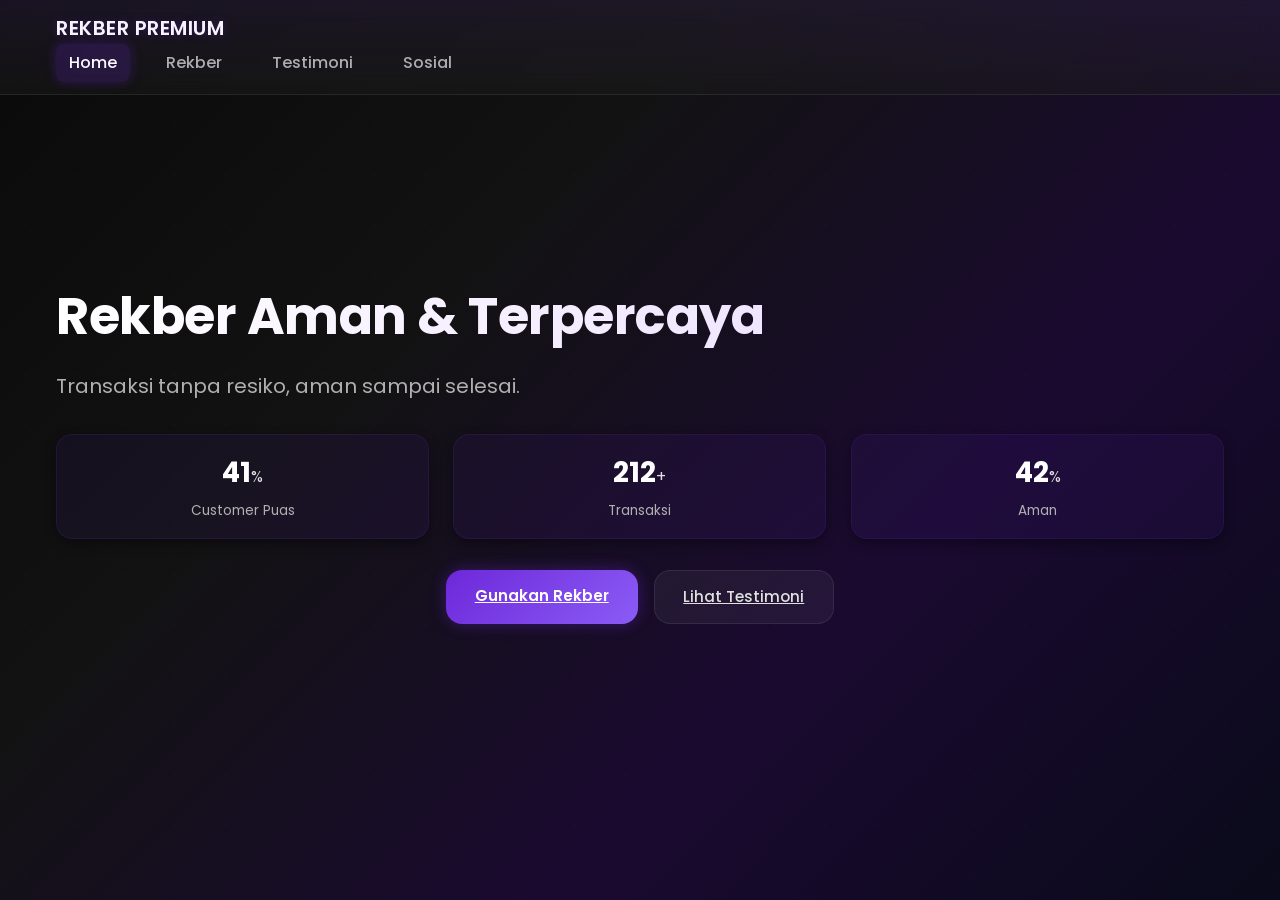
<file: index.html>
<!DOCTYPE html>
<html lang="id">
<head>
  <meta charset="UTF-8" />
  <meta name="viewport" content="width=device-width, initial-scale=1.0" />
  <title>Rekber Premium - Jual Beli Akun Game Aman</title>
  <link rel="stylesheet" href="style.css" />
  <link
    href="https://fonts.googleapis.com/css2?family=Poppins:wght@300;400;500;600;700&display=swap"
    rel="stylesheet"
  />
</head>

<body>
<header class="glass-navbar">
  <div class="container">
    <div class="logo">REKBER PREMIUM</div>
    <nav class="nav-menu">
      <!-- PASTIKAN href benar -->
      <a href="index.html" class="nav-link active">Home</a>
      <a href="rekber.html" class="nav-link">Rekber</a>
      <a href="testi.html" class="nav-link">Testimoni</a>
      <a href="sosial.html" class="nav-link">Sosial</a>
    </nav>
  </div>
</header>

  <section class="hero">
    <div class="hero-bg">
      <div class="hero-gradient"></div>
      <div class="hero-particles" aria-hidden="true"></div>
    </div>

    <div class="container">
      <div class="hero-content js-scroll">
        <h1 class="hero-title">Rekber Aman & Terpercaya</h1>
        <p class="hero-subtitle">
          Transaksi tanpa resiko, aman sampai selesai.
        </p>

        <div class="trust-stats">
          <div class="stat js-scroll" data-delay="0">
            <span class="stat-number" data-target="98">0</span>%
            <span class="stat-label">Customer Puas</span>
          </div>
          <div class="stat js-scroll" data-delay="200">
            <span class="stat-number" data-target="500">0</span>+
            <span class="stat-label">Transaksi</span>
          </div>
          <div class="stat js-scroll" data-delay="400">
            <span class="stat-number" data-target="100">0</span>%
            <span class="stat-label">Aman</span>
          </div>
        </div>

        <div class="hero-buttons js-scroll" data-delay="600">
          <a href="rekber.html" class="btn-primary">Gunakan Rekber</a>
          <a href="testi.html" class="btn-secondary">Lihat Testimoni</a>
        </div>
      </div>
    </div>
  </section>

  <script src="script.js"></script>
</body>
</html>
</file>
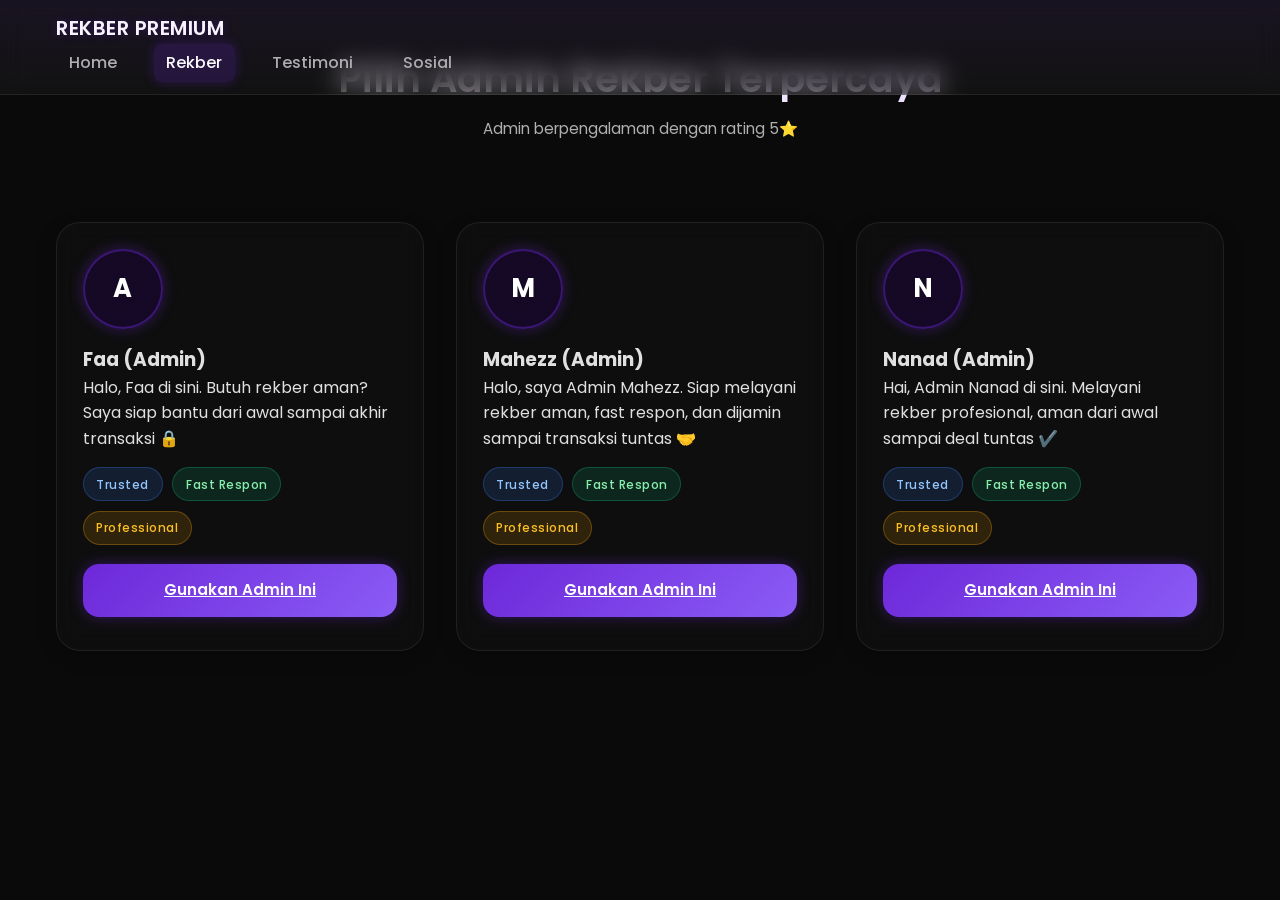
<file: rekber.html>
<!DOCTYPE html>
<html lang="id">
<head>
  <meta charset="UTF-8">
  <meta name="viewport" content="width=device-width, initial-scale=1.0">
  <title>Admin Rekber - Rekber Premium</title>
  <link rel="stylesheet" href="style.css">
  <link href="https://fonts.googleapis.com/css2?family=Poppins:wght@300;400;500;600;700&display=swap" rel="stylesheet">
</head>
<body>
  <header class="glass-navbar">
    <div class="container">
      <div class="logo">REKBER PREMIUM</div>
      <nav class="nav-menu">
        <a href="index.html" class="nav-link">Home</a>
        <a href="rekber.html" class="nav-link active">Rekber</a>
        <a href="testi.html" class="nav-link">Testimoni</a>
        <a href="sosial.html" class="nav-link">Sosial</a>
      </nav>
    </div>
  </header>

  <section class="rekber-header">
    <div class="container">
      <h1 class="section-title">Pilih Admin Rekber Terpercaya</h1>
      <p class="section-subtitle">Admin berpengalaman dengan rating 5⭐</p>
    </div>
  </section>

  <section class="admin-grid">
    <div class="container">
      <!-- ADMIN 1 -->
      <div class="admin-card js-scroll" data-delay="0">
        <div class="admin-avatar">
          <div class="avatar-placeholder">A</div>
        </div>
        <h3>Faa (Admin)</h3>
        <p>Halo, Faa di sini. Butuh rekber aman? Saya siap bantu dari awal sampai akhir transaksi 🔒</p>
        <div class="badges">
          <span class="badge trusted">Trusted</span>
          <span class="badge fast">Fast Respon</span>
          <span class="badge pro">Professional</span>
        </div>
        <a href="https://wa.me/6285692940673" class="btn-primary btn-admin full-width">Gunakan Admin Ini</a>
      </div>

      <!-- ADMIN 2 -->
      <div class="admin-card js-scroll" data-delay="200">
        <div class="admin-avatar">
          <div class="avatar-placeholder">M</div>
        </div>
        <h3>Mahezz (Admin)</h3>
        <p>Halo, saya Admin Mahezz. Siap melayani rekber aman, fast respon, dan dijamin sampai transaksi tuntas 🤝</p>
        <div class="badges">
          <span class="badge trusted">Trusted</span>
          <span class="badge fast">Fast Respon</span>
          <span class="badge pro">Professional</span>
        </div>
        <a href="https://wa.me/6285947588023" class="btn-primary btn-admin full-width">Gunakan Admin Ini</a>
      </div>

      <!-- ADMIN 3 -->
      <div class="admin-card js-scroll" data-delay="400">
        <div class="admin-avatar">
          <div class="avatar-placeholder">N</div>
        </div>
        <h3>Nanad (Admin)</h3>
        <p>Hai, Admin Nanad di sini. Melayani rekber profesional, aman dari awal sampai deal tuntas ✔️</p>
        <div class="badges">
          <span class="badge trusted">Trusted</span>
          <span class="badge fast">Fast Respon</span>
          <span class="badge pro">Professional</span>
        </div>
        <a href="https://wa.me/6289502185050" class="btn-primary btn-admin full-width">Gunakan Admin Ini</a>
      </div>
    </div>
  </section>

<script src="script.js"></script>
</body>
</html>
</file>
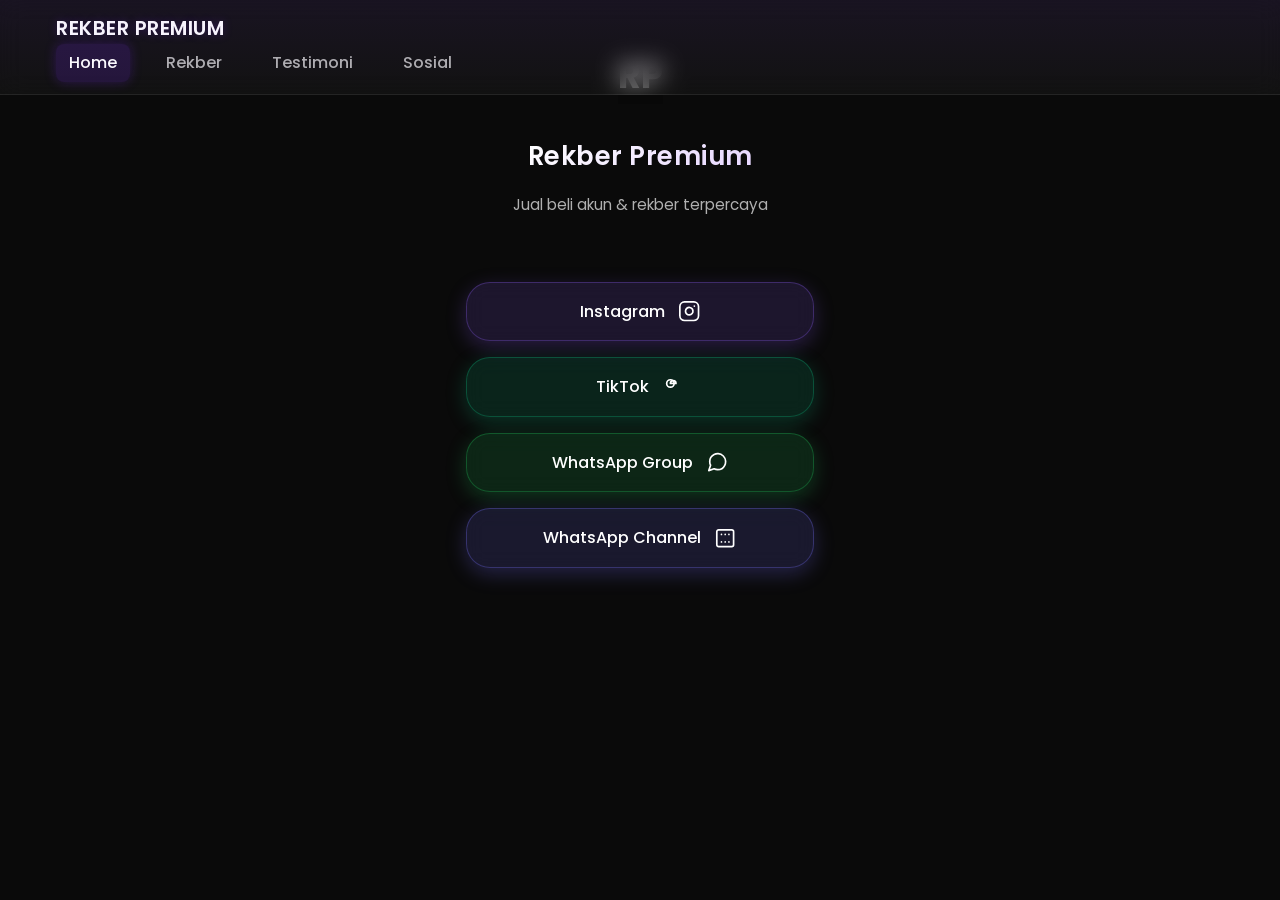
<file: sosial.html>
<!DOCTYPE html>
<html lang="id">
<head>
  <meta charset="UTF-8" />
  <meta name="viewport" content="width=device-width, initial-scale=1.0" />
  <title>Sosial - Rekber Premium</title>
  <link rel="stylesheet" href="style.css" />
  <link
    href="https://fonts.googleapis.com/css2?family=Poppins:wght@300;400;500;600;700&display=swap"
    rel="stylesheet"
  />
</head>
<body>
<header class="glass-navbar">
  <div class="container">
    <div class="logo">REKBER PREMIUM</div>
    <nav class="nav-menu">
      <!-- PASTIKAN href benar -->
      <a href="index.html" class="nav-link active">Home</a>
      <a href="rekber.html" class="nav-link">Rekber</a>
      <a href="testi.html" class="nav-link">Testimoni</a>
      <a href="sosial.html" class="nav-link">Sosial</a>
    </nav>
  </div>
</header>

  <section class="profile">
    <div class="container">
      <div class="profile-avatar">
        <div
          class="avatar-placeholder large"
          role="img"
          aria-label="Logo Rekber Premium"
        >
          RP
        </div>
      </div>
      <h1>Rekber Premium</h1>
      <p>Jual beli akun & rekber terpercaya</p>
    </div>
  </section>

  <section class="links">
    <div class="container">
      <a
        href="https://www.instagram.com/jb.falam?igsh=aWY1b2h4NHprZm00"
        target="_blank"
        rel="noopener noreferrer"
        class="link-btn instagram"
      >
        <span>Instagram</span>
        <svg
          class="icon"
          viewBox="0 0 24 24"
          fill="none"
          stroke="currentColor"
          stroke-width="1.8"
        >
          <rect width="20" height="20" x="2" y="2" rx="5" ry="5"></rect>
          <path
            d="M16 11.37A4 4 0 1 1 12.63 8 4 4 0 0 1 16 11.37z"
          ></path>
          <line x1="17.5" y1="6.5" x2="17.51" y2="6.5"></line>
        </svg>
      </a>

      <a
        href="https://www.tiktok.com/@jb.falam?_r=1&_t=ZS-954dBGpe1Fn"
        target="_blank"
        rel="noopener noreferrer"
        class="link-btn tiktok"
      >
        <span>TikTok</span>
        <svg
          class="icon"
          viewBox="0 0 24 24"
          fill="none"
          stroke="currentColor"
          stroke-width="1.8"
        >
          <path
            d="M9 12a4 4 0 1 0 0-8 4 4 0 0 0 0 8z"
          ></path>
          <path
            d="M15 8c0-1.66-1.34-3-3-3s-3 1.34-3 3h6z"
          ></path>
        </svg>
      </a>

      <a
        href="https://chat.whatsapp.com/JutEojxtuyk7bWWlkRCWZS?mode=gi_t"
        target="_blank"
        rel="noopener noreferrer"
        class="link-btn whatsapp"
      >
        <span>WhatsApp Group</span>
        <svg
          class="icon"
          viewBox="0 0 24 24"
          fill="none"
          stroke="currentColor"
          stroke-width="1.8"
        >
          <path
            d="M21 11.5a8.38 8.38 0 0 1-.9 3.8 8.5 8.5 0 0 1-7.6 4.7 8.38 8.38 0 0 1-3.8-.9L3 21l1.9-5.8a8.38 8.38 0 0 1-.9-3.8 8.5 8.5 0 0 1 4.7-7.6 8.38 8.38 0 0 1 3.8-.9h.5a8.48 8.48 0 0 1 8 8v.5z"
          ></path>
        </svg>
      </a>

      <a
        href="https://whatsapp.com/channel/0029VbBRQASHgZWkzzuOzH3r"
        target="_blank"
        rel="noopener noreferrer"
        class="link-btn whatsapp-group"
      >
        <span>WhatsApp Channel</span>
        <svg
          class="icon"
          viewBox="0 0 24 24"
          fill="none"
          stroke="currentColor"
          stroke-width="1.8"
        >
          <rect width="18" height="18" x="3" y="3" rx="2" ry="2"></rect>
          <path
            d="M16 8h.01M16 16h.01M12 8h.01M12 16h.01M8 8h.01M8 16h.01"
          ></path>
        </svg>
      </a>
    </div>
  </section>

  <script src="script.js"></script>
</body>
</html>
</file>
<file: style.css>
/* ===== BASE & FONT ===== */
:root {
  --bg: #0a0a0a;
  --primary: #6d28d9;
  --primary-light: #8b5cf6;
  --primary-dark: #5b21b6;
  --text: #e0e0e0;
  --text-light: #b0b0b0;
  --card-bg: rgba(20, 20, 20, 0.6);
  --glass-bg: rgba(30, 30, 30, 0.45);
  --shadow: rgba(0, 0, 0, 0.4);
  --shadow-light: rgba(109, 40, 217, 0.1);
  --border: rgba(255, 255, 255, 0.08);
  --btn-transition: 0.35s ease;
  --anim-speed: 0.5s;
}

*,
*::before,
*::after {
  box-sizing: border-box;
  margin: 0;
  padding: 0;
}

html {
  scroll-behavior: smooth;
}

body {
  font-family: "Poppins", -apple-system, BlinkMacSystemFont, "Segoe UI", sans-serif;
  background-color: var(--bg);
  color: var(--text);
  line-height: 1.6;
  overflow-x: hidden;
}

/* ===== UTILITY ===== */
.container {
  width: min(100% - 2rem, 1200px);
  margin-inline: auto;
  padding-inline: 1rem;
}

/* ===== GLASS NAVBAR ===== */
.glass-navbar {
  position: fixed;
  top: 0;
  left: 0;
  right: 0;
  z-index: 1000;
  padding: 0.75rem 0;
  background: var(--glass-bg);
  backdrop-filter: blur(12px);
  -webkit-backdrop-filter: blur(12px);
  border-bottom: 1px solid var(--border);
  transition: background 0.3s ease, box-shadow 0.3s ease;
}

.glass-navbar::before {
  content: "";
  position: absolute;
  inset: 0;
  background: linear-gradient(
    180deg,
    rgba(109, 40, 217, 0.08),
    transparent
  );
  border-radius: inherit;
  pointer-events: none;
}

.logo {
  font-weight: 600;
  font-size: 1.25rem;
  color: #ffffff;
  letter-spacing: 0.5px;
  text-shadow: 0 0 10px rgba(109, 40, 217, 0.3);
}

.nav-menu {
  display: flex;
  gap: 1.5rem;
}

.nav-link {
  color: var(--text-light);
  text-decoration: none;
  font-size: 0.95rem;
  font-weight: 500;
  padding: 0.4rem 0.8rem;
  border-radius: 0.5rem;
  transition: color 0.3s ease, background 0.3s ease, box-shadow 0.3s ease;
}

.nav-link:hover,
.nav-link.active {
  color: #ffffff;
  background: rgba(109, 40, 217, 0.2);
  box-shadow: 0 0 12px rgba(109, 40, 217, 0.3);
}

/* ===== HERO SECTION ===== */
.hero {
  position: relative;
  min-height: 100vh;
  display: flex;
  align-items: center;
  overflow: hidden;
}

.hero-bg {
  position: absolute;
  inset: 0;
  z-index: -1;
}

.hero-gradient {
  position: absolute;
  inset: 0;
  background: linear-gradient(
    135deg,
    #0a0a0a,
    #121212,
    #1a0a30,
    #0a0a1a
  );
  animation: slowGradient 12s ease-in-out infinite alternate;
}

.hero-particles {
  position: absolute;
  inset: 0;
  background-image: radial-gradient(
    rgba(109, 40, 217, 0.1) 1px,
    transparent 1px
  );
  background-size: 50px 50px;
  animation: floatParticles 6s linear infinite;
  opacity: 0.4;
}

.hero-content {
  opacity: 0;
  transform: translateY(20px);
  animation: fadeInUp 0.8s ease forwards;
}

.hero-title {
  font-size: clamp(2.2rem, 5vw, 3.5rem);
  font-weight: 700;
  letter-spacing: -0.5px;
  margin-bottom: 0.75rem;
  background: linear-gradient(90deg, #ffffff, #e6d5ff);
  -webkit-background-clip: text;
  -webkit-text-fill-color: transparent;
  background-clip: text;
}

.hero-subtitle {
  font-size: clamp(1rem, 2.5vw, 1.25rem);
  color: var(--text-light);
  margin-bottom: 2rem;
}

/* ===== TRUST STATS ===== */
.trust-stats {
  display: flex;
  flex-wrap: wrap;
  gap: 1.5rem;
  margin-bottom: 2rem;
}

.stat {
  flex: 1 1 120px;
  padding: 1rem;
  background: rgba(109, 40, 217, 0.08);
  border: 1px solid rgba(109, 40, 217, 0.15);
  border-radius: 1rem;
  box-shadow: 0 4px 12px var(--shadow);
  text-align: center;
}

.stat-number {
  font-size: 1.75rem;
  font-weight: 700;
  color: #ffffff;
}

.stat-label {
  display: block;
  font-size: 0.85rem;
  color: var(--text-light);
  margin-top: 0.25rem;
}

/* ===== HERO BUTTONS ===== */
.hero-buttons {
  display: flex;
  flex-wrap: wrap;
  gap: 1rem;
  justify-content: center;
  opacity: 0;
  transform: translateY(10px);
  animation: fadeInUp 0.8s ease 0.4s forwards;
}

.btn-primary {
  padding: 0.9rem 1.8rem;
  background: linear-gradient(135deg, var(--primary), var(--primary-light));
  color: #ffffff;
  border: none;
  border-radius: 1rem;
  font-weight: 600;
  font-size: 0.95rem;
  cursor: pointer;
  transition: transform var(--btn-transition), box-shadow var(--btn-transition),
    opacity 0.3s ease;
  box-shadow: 0 0 15px rgba(109, 40, 217, 0.4);
  position: relative;
  overflow: hidden;
}

.btn-primary::before {
  content: "";
  position: absolute;
  inset: 0;
  background: linear-gradient(
    135deg,
    rgba(255, 255, 255, 0.1),
    transparent
  );
  opacity: 0;
  transition: opacity 0.3s ease;
}

.btn-primary:hover {
  transform: scale(1.04);
  box-shadow: 0 0 20px rgba(109, 40, 217, 0.6);
  z-index: 5;
}

.btn-primary:hover::before {
  opacity: 1;
}

.btn-secondary {
  padding: 0.85rem 1.8rem;
  background: rgba(255, 255, 255, 0.05);
  color: var(--text);
  border: 1px solid var(--border);
  border-radius: 1rem;
  font-weight: 500;
  font-size: 0.95rem;
  cursor: pointer;
  transition: transform var(--btn-transition), background 0.3s ease,
    box-shadow var(--btn-transition);
}

.btn-secondary:hover {
  transform: scale(1.03);
  background: rgba(255, 255, 255, 0.1);
  box-shadow: 0 0 16px rgba(109, 40, 217, 0.35);
}

/* ===== GLOBAL ANIMATIONS ===== */
@keyframes fadeInUp {
  to {
    opacity: 1;
    transform: translateY(0);
  }
}

@keyframes slowGradient {
  0% {
    background-position: 0% 50%;
  }
  100% {
    background-position: 100% 50%;
  }
}

@keyframes floatParticles {
  0% {
    background-position: 0 0;
  }
  100% {
    background-position: 50px 50px;
  }
}

.js-scroll {
  opacity: 0;
  transform: translateY(20px);
  will-change: opacity, transform;
  transition: opacity 0.7s ease, transform 0.7s ease;
}

.js-scroll.is-visible {
  opacity: 1;
  transform: translateY(0);
}

/* ================= TESTIMONI – MASONRY GALLERY ================= */
.masonry-gallery {
  padding-block: 3rem 2rem;
}

.masonry-gallery .container {
  display: grid;
  grid-template-columns: repeat(auto-fit, minmax(240px, 1fr));
  grid-auto-rows: 180px;
  grid-gap: 1rem;
  gap: 1rem;
  place-content: center;
}

.gallery-item {
  position: relative;
  overflow: hidden;
  border-radius: 1.25rem;
  background: linear-gradient(135deg, #1a0b2e, #1a0a30);
  box-shadow: 0 4px 14px rgba(0, 0, 0, 0.25);
  transition: transform 0.4s ease, box-shadow 0.4s ease;
}

.gallery-item:hover {
  transform: translateY(-6px);
  box-shadow: 0 10px 24px rgba(109, 40, 217, 0.35);
}

.gallery-item::before {
  content: "";
  position: absolute;
  inset: 0;
  background-image: url("https://source.unsplash.com/random/400x400/?gaming,chat");
  background-size: cover;
  background-position: center;
  filter: brightness(0.7);
  transition: filter 0.4s ease;
}

.gallery-item:hover::before {
  filter: brightness(0.5) scale(1.05);
}

.gallery-overlay {
  position: absolute;
  inset: 0;
  padding: 1rem;
  display: flex;
  align-items: center;
  justify-content: center;
  background: linear-gradient(
    rgba(10, 10, 10, 0.7),
    rgba(10, 10, 10, 0)
  );
  color: #ffffff;
  font-size: 0.95rem;
  text-align: center;
  opacity: 0;
  transform: translateY(10px);
  transition: opacity 0.5s ease, transform 0.5s ease;
  pointer-events: none;
}

.gallery-item:hover .gallery-overlay {
  opacity: 1;
  transform: translateY(0);
}

.masonry-gallery .js-scroll {
  opacity: 0;
  transform: translateY(20px);
  transition: opacity 0.6s ease, transform 0.6s ease;
}

.masonry-gallery .js-scroll.is-visible {
  opacity: 1;
  transform: translateY(0);
}

.testi89 h {
  font-size: 1.6rem;
  font-weight: 600;
  letter-spacing: 0.5px;
  background: linear-gradient(135deg, #ffffff, #e6d5ff);
  -webkit-background-clip: text;
  -webkit-text-fill-color: transparent;
  background-clip: text;
  margin-top: 200px;
}
/* ================= KOMEN TESTIMONI ================= */
.comments {
  padding-block: 3rem 2rem;
}

.comments .container {
  display: flex;
  flex-direction: column;
  gap: 1.2rem;
  align-items: center;
}

.comment {
  max-width: 500px;
  padding: 1rem 1.4rem;
  border-radius: 1rem;
  background: rgba(20, 20, 20, 0.6);
  border: 1px solid rgba(255, 255, 255, 0.08);
  font-size: 0.95rem;
  font-style: italic;
  color: #d1d1d1;
  box-shadow: 0 4px 14px rgba(0, 0, 0, 0.15);
  transition: transform 0.35s ease, box-shadow 0.35s ease;
}

.comment:hover {
  transform: translateY(-4px);
  box-shadow: 0 8px 20px rgba(109, 40, 217, 0.3);
}

.comment.js-scroll {
  opacity: 0;
  transform: translateY(15px);
  transition: opacity 0.6s ease, transform 0.6s ease;
}

.comment.js-scroll.is-visible {
  opacity: 1;
  transform: translateY(0);
}

/* ================= REKBER – ADMIN CARD ======== */
.rekber-header {
  padding-block: 3rem 2rem;
  text-align: center;
}

.section-title {
  font-size: clamp(1.75rem, 3.5vw, 2.4rem);
  font-weight: 600;
  background: linear-gradient(135deg, #ffffff, #e6d5ff);
  -webkit-background-clip: text;
  -webkit-text-fill-color: transparent;
  background-clip: text;
}

.section-subtitle {
  font-size: 0.95rem;
  color: var(--text-light);
  margin-top: 0.5rem;
}

.admin-grid {
  padding-block: 3rem 2rem;
}

.admin-grid .container {
  display: grid;
  grid-template-columns: repeat(auto-fit, minmax(280px, 1fr));
  gap: 2rem;
  align-items: start;
}

.admin-card {
  position: relative;
  padding: 1.6rem;
  background: rgba(20, 20, 20, 0.45);
  backdrop-filter: blur(10px);
  border: 1px solid rgba(255, 255, 255, 0.08);
  border-radius: 1.5rem;
  box-shadow: 0 6px 20px rgba(0, 0, 0, 0.2);
  transition: transform 0.35s ease, box-shadow 0.35s ease;
  opacity: 0;
  transform: translateY(20px);
}

.admin-card.is-visible {
  opacity: 1;
  transform: translateY(0);
}

.admin-card:hover {
  transform: translateY(-10px);
  box-shadow: 0 14px 30px rgba(109, 40, 217, 0.4);
}

.admin-avatar {
  display: inline-flex;
  width: 80px;
  height: 80px;
  border-radius: 50%;
  background: linear-gradient(135deg, #1a0b2e, #1a0a30);
  border: 2px solid rgba(109, 40, 217, 0.4);
  box-shadow: 0 0 14px rgba(109, 40, 217, 0.4);
  margin-bottom: 1rem;
  overflow: hidden;
  transition: transform 0.35s ease;
}

.admin-avatar:hover {
  transform: scale(1.08);
}

.avatar-placeholder {
  width: 100%;
  height: 100%;
  display: flex;
  align-items: center;
  justify-content: center;
  font-size: 1.6rem;
  font-weight: 700;
  color: #ffffff;
  background: rgba(0, 0, 0, 0.2);
}

.avatar-placeholder.large {
  font-size: 2.2rem;
}

/* BADGES */
.badges {
  display: flex;
  flex-wrap: wrap;
  gap: 0.6rem;
  margin: 1rem 0 1.2rem;
}

.badge {
  padding: 0.4rem 0.8rem;
  border-radius: 999px;
  font-size: 0.75rem;
  font-weight: 500;
  letter-spacing: 0.5px;
}

.badge.trusted {
  background: rgba(59, 130, 246, 0.15);
  color: #93c5fd;
  border: 1px solid rgba(59, 130, 246, 0.3);
}

.badge.fast {
  background: rgba(16, 185, 129, 0.15);
  color: #86efac;
  border: 1px solid rgba(16, 185, 129, 0.3);
}

.badge.pro {
  background: rgba(245, 158, 11, 0.15);
  color: #fbbf24;
  border: 1px solid rgba(245, 158, 11, 0.3);
}

/* ADMIN BUTTONS – btn-admin */
.btn-admin {
  padding: 0.9rem 1.8rem;
  border-radius: 1rem;
  font-size: 0.95rem;
  font-weight: 600;
  text-align: center;
  white-space: nowrap;
  cursor: pointer;
  border: none;
  background: linear-gradient(135deg, #6d28d9, #8b5cf6);
  color: #ffffff;
  box-shadow: 0 0 14px rgba(109, 40, 217, 0.4);
  position: relative;
  overflow: hidden;
  z-index: 3;
  transition: transform 0.35s ease, box-shadow 0.35s ease;
}

/* GLOW LAYER DI DALAM BUTTON */
.btn-admin::before {
  content: "";
  position: absolute;
  inset: 0;
  background: linear-gradient(135deg, rgba(255, 255, 255, 0.15), transparent);
  opacity: 0;
  transition: opacity 0.35s ease;
  pointer-events: none;
}

/* HOVER – ELEVATE + GLOW */
.btn-admin:hover {
  transform: scale(1.04);
  box-shadow: 0 0 20px rgba(109, 40, 217, 0.65);
}

.btn-admin:hover::before {
  opacity: 1;
}

/* FULLWIDTH (untuk rekber.html) */
.btn-admin.full-width {
  width: 100%;
  display: inline-block;
}

/* ROLLING GRADIENT BUTTON (OPTIONAL) */
.btn-primary.rolling {
  background-size: 200% 100%;
  background-image: linear-gradient(
    90deg,
    rgba(109, 40, 217, 0.9),
    rgba(139, 92, 246, 0.9)
  );
  background-position: 100% 0;
  transition: background-position 0.6s ease;
}

.btn-primary.rolling:hover {
  background-position: 0% 0;
}

/* CURSOR GLOW – CSS */
.cursor-glow {
  position: fixed;
  top: 0;
  left: 0;
  width: 60px;
  height: 60px;
  border-radius: 50%;
  background: radial-gradient(
    circle,
    rgba(109, 40, 217, 0.25) 0%,
    rgba(109, 40, 217, 0.15) 28%,
    rgba(109, 40, 217, 0) 70%
  );
  pointer-events: none;
  z-index: 99999;
  transform: translate(-50%, -50%);
  opacity: 0;
  transition: opacity 0.3s ease;
}

.cursor-glow .cursor-inner {
  position: absolute;
  top: 50%;
  left: 50%;
  transform: translate(-50%, -50%);
  width: 24px;
  height: 24px;
  border-radius: 50%;
  background: rgba(109, 40, 217, 0.45);
  border: 2px solid rgba(255, 255, 255, 0.4);
  box-shadow: 0 0 10px rgba(109, 40, 217, 0.45);
  opacity: 0.6;
  transition: transform 0.35s ease, opacity 0.35s ease;
}

/* RIPPLE EFFECT */
.ripple {
  position: absolute;
  border-radius: 50%;
  transform: scale(0);
  animation: ripple 0.6s linear;
  background: rgba(255, 255, 255, 0.45);
}

@keyframes ripple {
  to {
    transform: scale(4);
    opacity: 0;
  }
}

/* ================= LINKTREE – SOSIAL.HTML ================= */

.profile {
  padding-block: 3rem 2rem;
  text-align: center;
}

.profile .container {
  display: flex;
  flex-direction: column;
  align-items: center;
  gap: 1rem;
}

.profile h1 {
  font-size: 1.6rem;
  font-weight: 600;
  letter-spacing: 0.5px;
  background: linear-gradient(135deg, #ffffff, #e6d5ff);
  -webkit-background-clip: text;
  -webkit-text-fill-color: transparent;
  background-clip: text;
}

.profile p {
  font-size: 0.95rem;
  color: var(--text-light);
}

.profile-avatar {
  margin-bottom: 1rem;
}

/* LINKS – BUTTON GLASS */
.links {
  padding-block: 2rem 3rem;
}

.links .container {
  display: flex;
  flex-direction: column;
  gap: 1rem;
  max-width: 380px;
  margin-inline: auto;
}

.link-btn {
  position: relative;
  display: flex;
  align-items: center;
  justify-content: center;
  gap: 0.8rem;
  padding: 1rem 1.6rem;
  border-radius: 1.5rem;
  border: 1px solid rgba(255, 255, 255, 0.12);
  background: rgba(30, 30, 30, 0.45);
  backdrop-filter: blur(10px);
  box-shadow: 0 6px 20px rgba(0, 0, 0, 0.2);
  color: #ffffff;
  font-weight: 500;
  text-decoration: none;
  transition: transform 0.35s ease, box-shadow 0.35s ease,
    background-position 0.6s ease;
  overflow: hidden;
}

/* ICON SVG */
.link-btn .icon {
  width: 1.4rem;
  height: 1.4rem;
  stroke: currentColor;
  stroke-linecap: round;
  stroke-linejoin: round;
  transition: transform 0.35s ease;
}

/* HOVER EFFECT – GLOSS + GRADIENT MOVE */
.link-btn:hover {
  transform: scale(1.03);
  box-shadow: 0 10px 28px rgba(109, 40, 217, 0.45);
}

.link-btn::before {
  content: "";
  position: absolute;
  inset: 0;
  border-radius: 1.5rem;
  background: linear-gradient(
    135deg,
    rgba(255, 255, 255, 0.08),
    transparent
  );
  opacity: 0;
  transition: opacity 0.35s ease;
}

.link-btn:hover::before {
  opacity: 1;
}

/* BUTTON COLORS (SOCIAL) */
.link-btn.instagram {
  background: rgba(139, 92, 246, 0.15);
  border-color: rgba(139, 92, 246, 0.3);
  box-shadow: 0 6px 20px rgba(139, 92, 246, 0.25);
}

.link-btn.instagram:hover {
  background: rgba(139, 92, 246, 0.25);
}

.link-btn.tiktok {
  background: rgba(16, 185, 129, 0.15);
  border-color: rgba(16, 185, 129, 0.3);
  box-shadow: 0 6px 20px rgba(16, 185, 129, 0.25);
}

.link-btn.tiktok:hover {
  background: rgba(16, 185, 129, 0.25);
}

.link-btn.whatsapp {
  background: rgba(34, 197, 94, 0.15);
  border-color: rgba(34, 197, 94, 0.3);
  box-shadow: 0 6px 20px rgba(34, 197, 94, 0.25);
}

.link-btn.whatsapp:hover {
  background: rgba(34, 197, 94, 0.25);
}

.link-btn.whatsapp-group {
  background: rgba(120, 113, 255, 0.15);
  border-color: rgba(120, 113, 255, 0.3);
  box-shadow: 0 6px 20px rgba(120, 113, 255, 0.25);
}

.link-btn.whatsapp-group:hover {
  background: rgba(120, 113, 255, 0.25);
}

/* ===== RESPONSIVE LAYOUTS ===== */
/* Mobile */
@media (max-width: 767px) {
  .nav-menu {
    gap: 1rem;
  }
  .nav-link {
    font-size: 0.9rem;
  }
  .hero-title {
    font-size: 2.2rem;
  }
  .hero-subtitle {
    font-size: 1rem;
  }
}

/* Tablet */
@media (min-width: 768px) and (max-width: 1023px) {
  .hero-title {
    font-size: 2.8rem;
  }
  .hero-subtitle {
    font-size: 1.15rem;
  }
  .hero-buttons {
    justify-content: center;
  }
  .admin-grid .container {
    gap: 1.5rem;
  }
}

/* Desktop */
@media (min-width: 1024px) {
  .nav-link {
    font-size: 1rem;
  }
  .hero-title {
    font-size: 3.2rem;
  }
  .hero-subtitle {
    font-size: 1.25rem;
  }
  .admin-grid .container {
    grid-template-columns: repeat(3, 1fr);
  }
  .masonry-gallery .container {
    grid-template-columns: repeat(4, 1fr);
  }
}


/* TESTIMONI GALERI - 9:16 RATIO (UNTUK UPLOAD FOTO) */
.masonry-gallery {
  padding-block: 3rem 2rem;
}

.masonry-gallery .container {
  display: grid;
  grid-template-columns: repeat(auto-fit, minmax(160px, 1fr));
  grid-auto-rows: 280px; /* 9:16 ratio */
  gap: 1.2rem;
  place-content: center;
}

.gallery-item {
  position: relative;
  overflow: hidden;
  border-radius: 1.25rem;
  background: linear-gradient(135deg, #1a0b2e, #1a0a30);
  box-shadow: 0 8px 24px rgba(0, 0, 0, 0.3);
  transition: transform 0.4s cubic-bezier(0.25, 0.46, 0.45, 0.94), box-shadow 0.4s ease;
  aspect-ratio: 9 / 16; /* FIXED 9:16 */
}

.gallery-item img {
  width: 100%;
  height: 100%;
  object-fit: cover;
  object-position: center;
    filter: brightness(0.75) contrast(1.1);
  transition: filter 0.4s ease, transform 0.4s ease;
}

.gallery-item:hover img {
  filter: brightness(0.5) contrast(1.2);
  transform: scale(1.08);
}

/* GALERI HOVER */
.gallery-item:hover {
  transform: translateY(-8px) scale(1.02);
  box-shadow: 0 16px 32px rgba(109, 40, 217, 0.4);
}

.gallery-overlay {
    position: absolute;
  inset: 0;
  padding: 1.2rem;
  display: flex;
  align-items: center;
  justify-content: center;
  }
</file>
